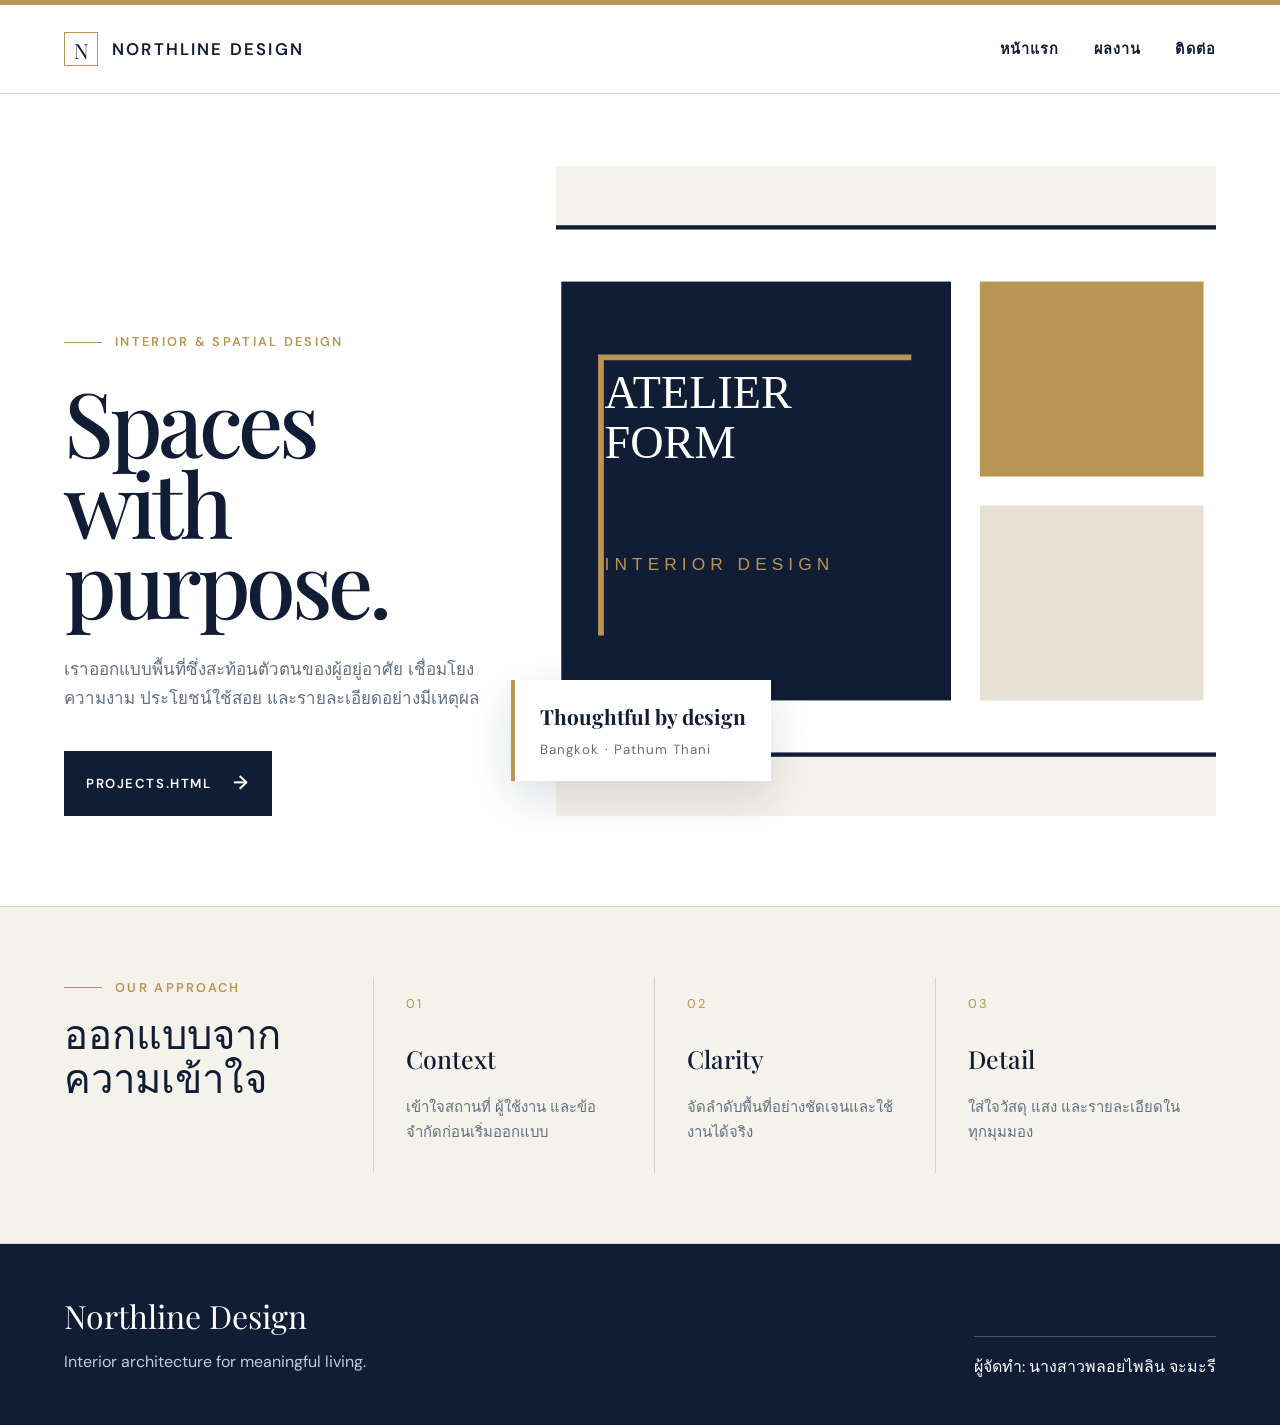
<file: index.html>
<!doctype html>
<html lang="th"><head><meta charset="utf-8"><meta name="viewport" content="width=device-width,initial-scale=1"><title>หน้าแรก | Atelier Form</title><link rel="stylesheet" href="assets/style.css"></head><body><div class="topline"></div><header class="site-header"><nav class="nav container"><a class="brand" href="home.html"><span class="brand-mark">N</span><span class="brand-name">Northline Design</span></a><div class="nav-links"><a href="index.html">หน้าแรก</a><a href="projects.html">ผลงาน</a><a href="contact.html">ติดต่อ</a></div></nav></header><main><section class="hero"><div class="container hero-grid"><div><div class="overline">Interior &amp; Spatial Design</div><h1>Spaces<br>with<br>purpose.</h1><p class="hero-copy">เราออกแบบพื้นที่ซึ่งสะท้อนตัวตนของผู้อยู่อาศัย เชื่อมโยงความงาม ประโยชน์ใช้สอย และรายละเอียดอย่างมีเหตุผล</p><a class="button" href="studio.html"> projects.html<span>→</span></a></div><div class="hero-visual"><img src="images/hero-new.svg" alt="ห้องนั่งเล่นสมัยใหม่"><div class="image-note"><strong>Thoughtful by design</strong><small>Bangkok · Pathum Thani</small></div></div></div></section><section class="principles"><div class="container principle-grid"><div class="principle-intro"><div class="overline">Our approach</div><h2>ออกแบบจากความเข้าใจ</h2></div><article class="principle"><span class="number">01</span><h3>Context</h3><p>เข้าใจสถานที่ ผู้ใช้งาน และข้อจำกัดก่อนเริ่มออกแบบ</p></article><article class="principle"><span class="number">02</span><h3>Clarity</h3><p>จัดลำดับพื้นที่อย่างชัดเจนและใช้งานได้จริง</p></article><article class="principle"><span class="number">03</span><h3>Detail</h3><p>ใส่ใจวัสดุ แสง และรายละเอียดในทุกมุมมอง</p></article></div></section></main><footer class="site-footer"><div class="container footer-grid"><div><div class="footer-brand">Northline Design</div><p>Interior architecture for meaningful living.</p></div><div class="footer-student">ผู้จัดทำ: นางสาวพลอยไพลิน จะมะรี</div></div></footer>
</body></html>
</file>
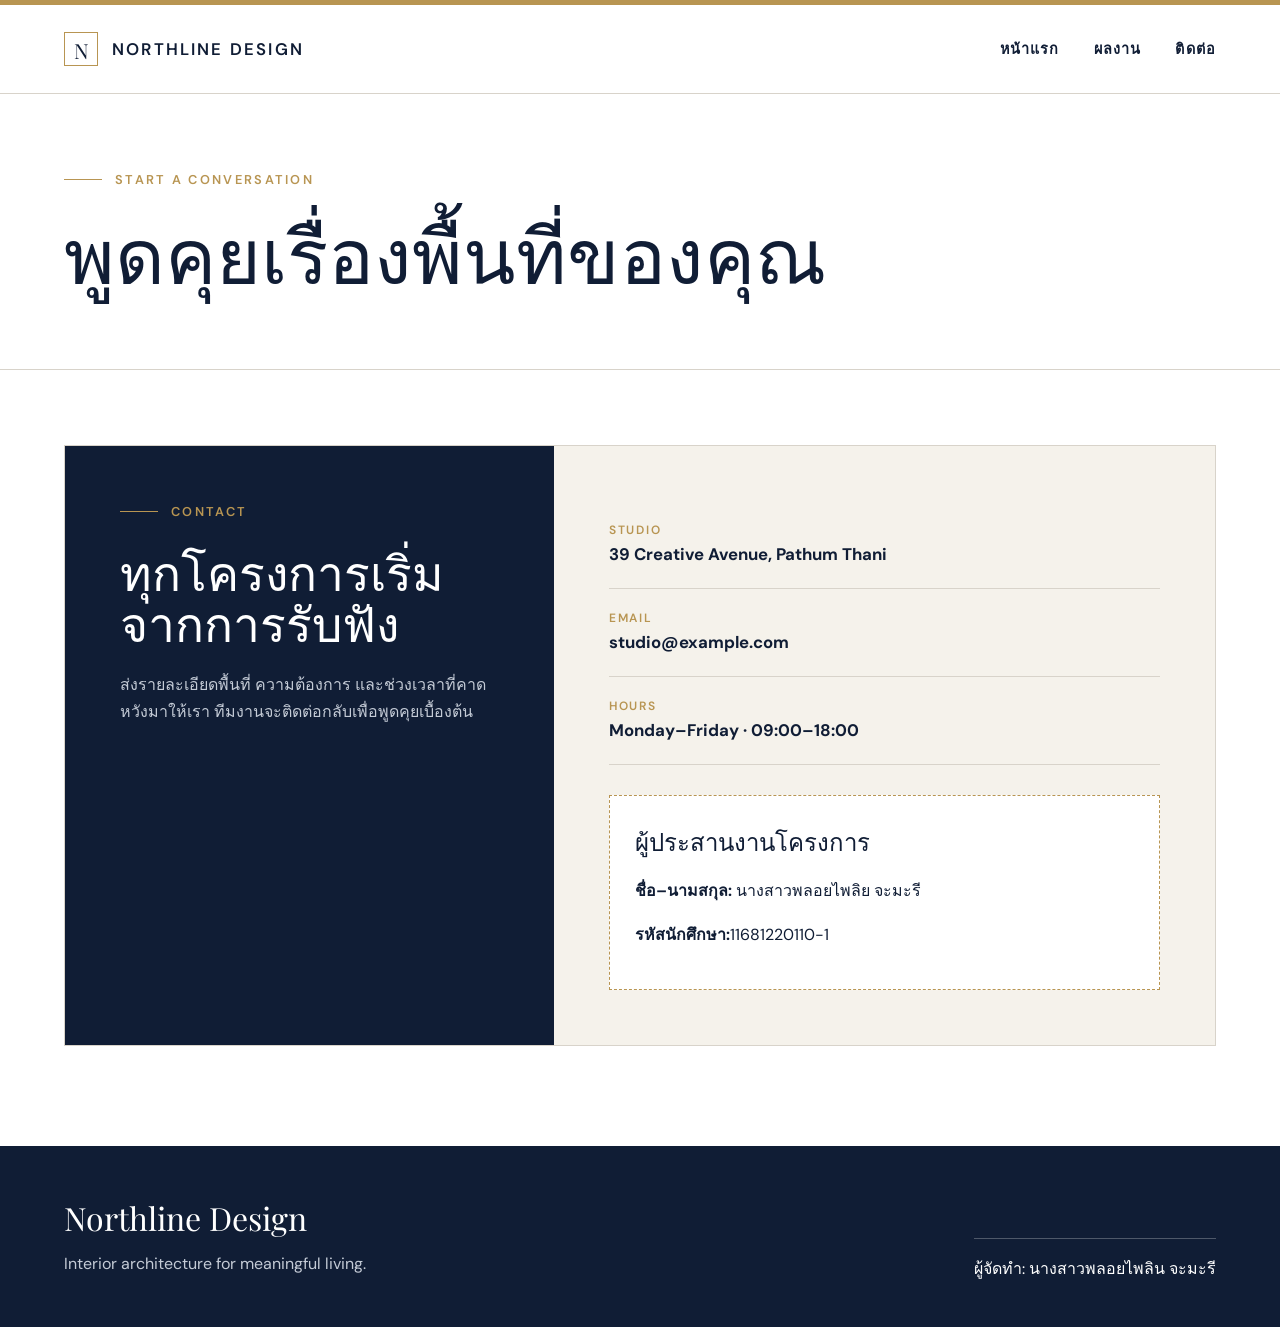
<file: contact.html>
<!doctype html><html lang="th"><head><meta charset="utf-8"><meta name="viewport" content="width=device-width,initial-scale=1"><title>ติดต่อ | Northline Design</title><link rel="stylesheet" href="assets/style.css"></head><body><div class="topline"></div><header class="site-header"><nav class="nav container"><a class="brand" href="home.html"><span class="brand-mark">N</span><span class="brand-name">Northline Design</span></a><div class="nav-links"><a href="index.html">หน้าแรก</a><a href="projects.html">ผลงาน</a><a href="contact.html">ติดต่อ</a></div></nav></header><main><section class="page-head"><div class="container"><div class="overline">Start a conversation</div><h1>พูดคุยเรื่องพื้นที่ของคุณ</h1></div></section><section class="contact-wrap"><div class="container contact-grid"><div class="contact-dark"><div class="overline">Contact</div><h2>ทุกโครงการเริ่มจากการรับฟัง</h2><p>ส่งรายละเอียดพื้นที่ ความต้องการ และช่วงเวลาที่คาดหวังมาให้เรา ทีมงานจะติดต่อกลับเพื่อพูดคุยเบื้องต้น</p></div><div class="contact-light"><div class="detail"><span>Studio</span><strong>39 Creative Avenue, Pathum Thani</strong></div><div class="detail"><span>Email</span><strong>studio@example.com</strong></div><div class="detail"><span>Hours</span><strong>Monday–Friday · 09:00–18:00</strong></div><div class="student-box"><h3>ผู้ประสานงานโครงการ</h3><p><strong>ชื่อ–นามสกุล:</strong> นางสาวพลอยไพลิย จะมะรี</p><p><strong>รหัสนักศึกษา:</strong>11681220110-1</p></div></div></div></section></main><footer class="site-footer"><div class="container footer-grid"><div><div class="footer-brand">Northline Design</div><p>Interior architecture for meaningful living.</p></div><div class="footer-student">ผู้จัดทำ: นางสาวพลอยไพลิน จะมะรี</div></div></footer>
</body></html>
</file>
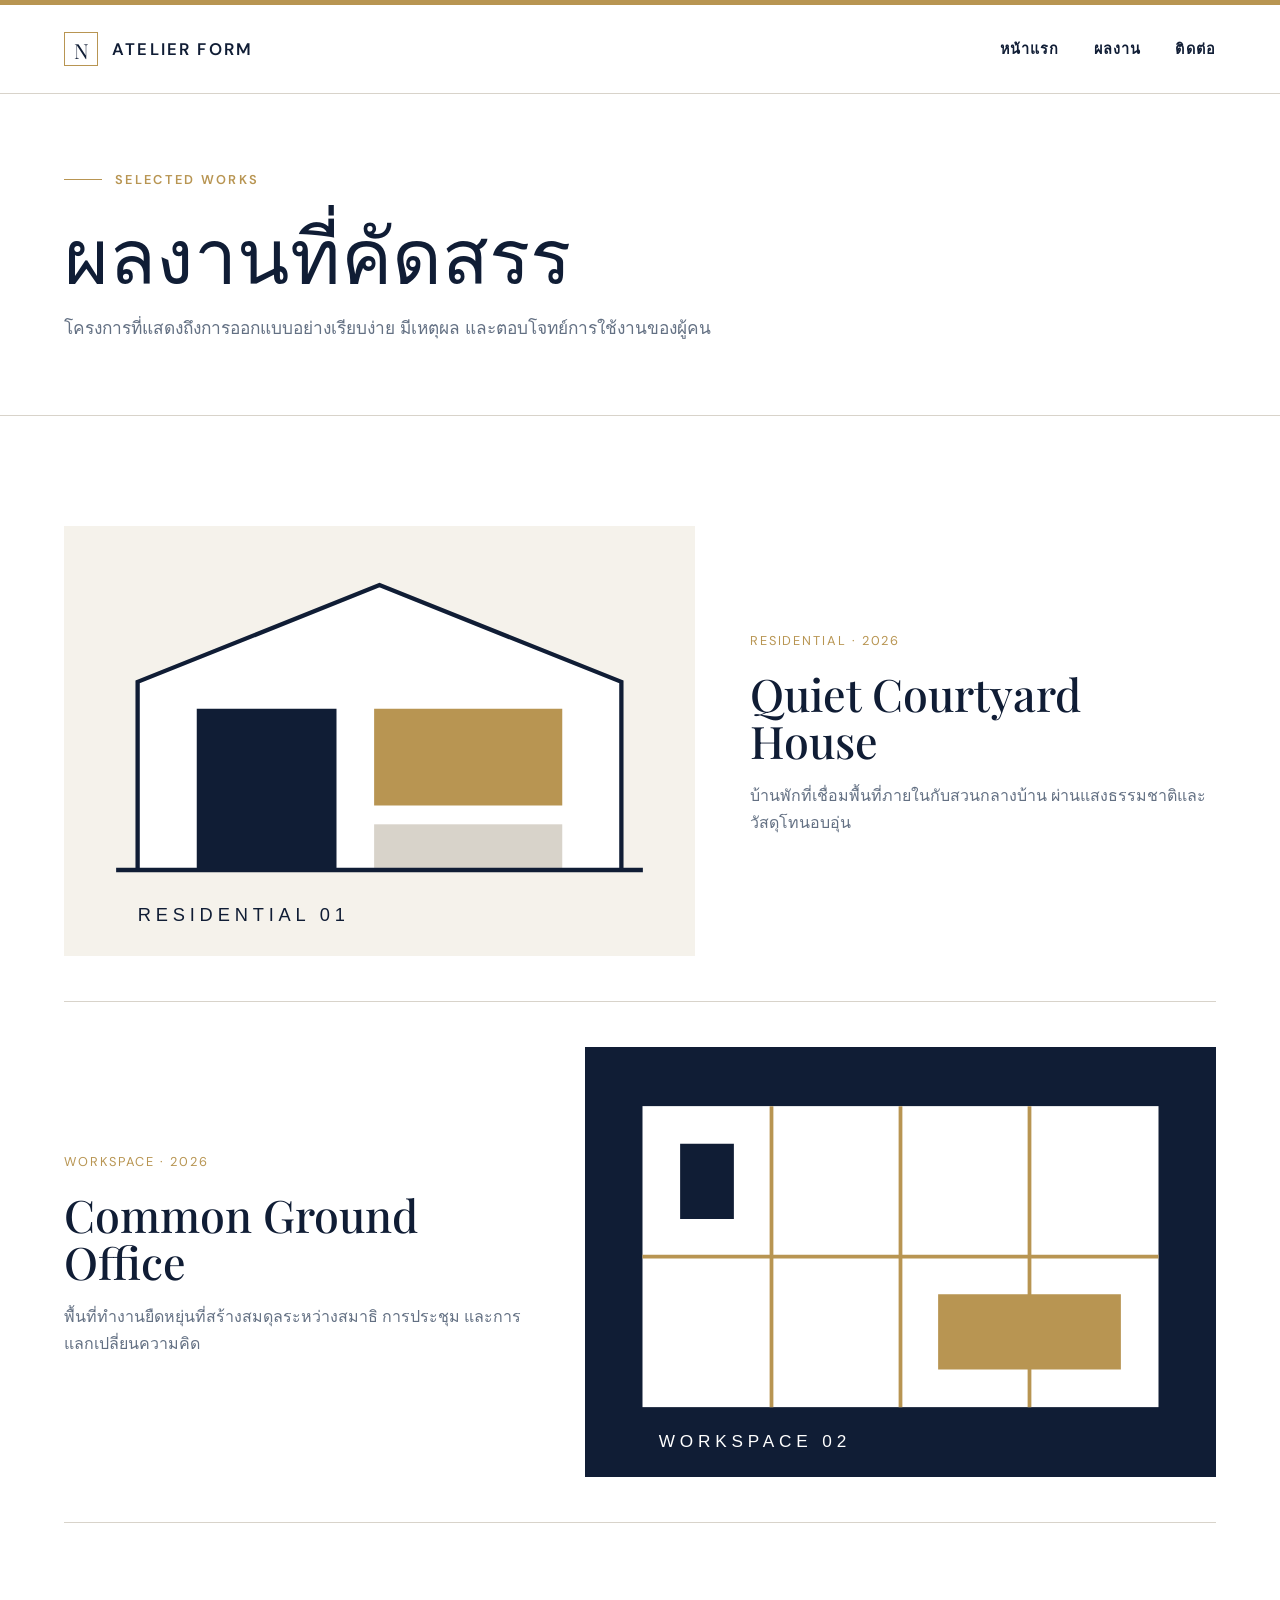
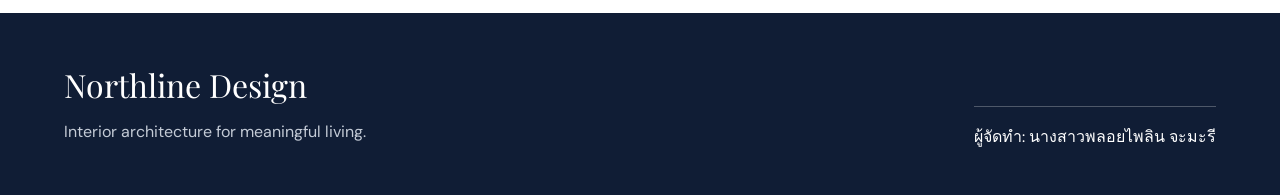
<file: projects.html>
<!doctype html>
<html lang="th"><head><meta charset="utf-8"><meta name="viewport" content="width=device-width,initial-scale=1"><title>ผลงาน | Northline Design</title><link rel="stylesheet" href="assets/style.css"></head><body><div class="topline"></div><header class="site-header"><nav class="nav container"><a class="brand" href="home.html"><span class="brand-mark">N</span><span class="brand-name">Atelier Form</span></a><div class="nav-links"><a href="index.html">หน้าแรก</a><a href="projects.html">ผลงาน</a><a href="contact.html">ติดต่อ</a></div></nav></header><main><section class="page-head"><div class="container"><div class="overline">Selected works</div><h1>ผลงานที่คัดสรร</h1><p>โครงการที่แสดงถึงการออกแบบอย่างเรียบง่าย มีเหตุผล และตอบโจทย์การใช้งานของผู้คน</p></div></section><section class="projects"><div class="container"><article class="project"><img src="images/residential-new.svg" alt="บ้านพักอาศัย"><div><div class="project-meta">Residential · 2026</div><h2>Quiet Courtyard House</h2><p>บ้านพักที่เชื่อมพื้นที่ภายในกับสวนกลางบ้าน ผ่านแสงธรรมชาติและวัสดุโทนอบอุ่น</p></div></article><article class="project"><img src="images/workspace-new.svg" สำนักงานสมัยใหม่"=""><div><div class="project-meta">Workspace · 2026</div><h2>Common Ground Office</h2><p>พื้นที่ทำงานยืดหยุ่นที่สร้างสมดุลระหว่างสมาธิ การประชุม และการแลกเปลี่ยนความคิด</p></div></article></div></section></main><footer class="site-footer"><div class="container footer-grid"><div><div class="footer-brand">Northline Design</div><p>Interior architecture for meaningful living.</p></div><div class="footer-student">ผู้จัดทำ: นางสาวพลอยไพลิน จะมะรี</div></div></footer>
</body></html>
</file>
<file: assets/style.css>
@import url('https://fonts.googleapis.com/css2?family=DM+Sans:wght@400;500;600&family=Playfair+Display:wght@500;600&display=swap');
:root{--navy:#101d35;--navy-soft:#1b2b47;--gold:#b89552;--cream:#f5f2eb;--white:#fff;--line:#d8d3ca;--muted:#637083}*{box-sizing:border-box}html{scroll-behavior:smooth}body{margin:0;background:var(--white);color:var(--navy);font-family:"DM Sans",Arial,"Noto Sans Thai",sans-serif;line-height:1.7}.container{width:min(1180px,90%);margin:auto}.topline{height:5px;background:var(--gold)}.site-header{background:rgba(255,255,255,.96);border-bottom:1px solid var(--line);position:sticky;top:0;z-index:10}.nav{min-height:88px;display:flex;align-items:center;justify-content:space-between;gap:32px}.brand{color:var(--navy);text-decoration:none;display:flex;align-items:center;gap:14px}.brand-mark{width:34px;height:34px;border:1px solid var(--gold);display:grid;place-items:center;font-family:"Playfair Display",serif;font-size:1.3rem}.brand-name{font-size:1.05rem;font-weight:600;letter-spacing:.13em;text-transform:uppercase}.nav-links{display:flex;gap:34px}.nav-links a{color:var(--navy);font-size:.9rem;font-weight:600;letter-spacing:.08em;text-decoration:none;text-transform:uppercase}.nav-links a:hover{color:var(--gold)}.hero{padding:72px 0 90px}.hero-grid{display:grid;grid-template-columns:.78fr 1.22fr;gap:70px;align-items:end}.overline{display:flex;align-items:center;gap:13px;color:var(--gold);font-size:.8rem;font-weight:600;letter-spacing:.18em;text-transform:uppercase}.overline:before{content:"";width:38px;height:1px;background:var(--gold)}h1,h2,h3{font-family:"Playfair Display","Times New Roman",serif;font-weight:500}.hero h1{font-size:clamp(3.8rem,7vw,7.8rem);line-height:.9;letter-spacing:-.05em;margin:28px 0 32px}.hero-copy{font-size:1.06rem;color:var(--muted);max-width:530px}.button{display:inline-flex;align-items:center;gap:22px;margin-top:22px;padding:15px 21px;background:var(--navy);border:1px solid var(--navy);color:white;font-size:.82rem;font-weight:600;letter-spacing:.12em;text-decoration:none;text-transform:uppercase;transition:.25s}.button:hover{background:var(--gold);border-color:var(--gold)}.button span{font-size:1.2rem}.hero-visual{position:relative}.hero-visual img{display:block;width:100%;height:650px;object-fit:cover;background:var(--cream)}.image-note{position:absolute;left:-45px;bottom:35px;padding:19px 25px;background:var(--white);border-left:4px solid var(--gold);box-shadow:0 16px 45px rgba(16,29,53,.14)}.image-note strong{display:block;font-family:"Playfair Display",serif;font-size:1.3rem}.image-note small{color:var(--muted);letter-spacing:.08em}.principles{padding:70px 0;background:var(--cream);border-top:1px solid var(--line);border-bottom:1px solid var(--line)}.principle-grid{display:grid;grid-template-columns:1.1fr repeat(3,1fr);gap:0}.principle-intro{padding-right:45px}.principle-intro h2{font-size:2.5rem;line-height:1.1;margin:12px 0}.principle{padding:12px 32px;border-left:1px solid var(--line)}.number{color:var(--gold);font-size:.8rem;letter-spacing:.15em}.principle h3{font-size:1.55rem;margin:22px 0 10px}.principle p{color:var(--muted);font-size:.93rem}.page-head{padding:75px 0 55px;border-bottom:1px solid var(--line)}.page-head h1{font-size:clamp(3.4rem,6vw,6.5rem);line-height:.95;margin:25px 0}.page-head p{max-width:650px;color:var(--muted);font-size:1.08rem}.projects{padding:65px 0 90px}.project{display:grid;grid-template-columns:1.15fr .85fr;gap:55px;align-items:center;padding:45px 0;border-bottom:1px solid var(--line)}.project:nth-child(even){grid-template-columns:.85fr 1.15fr}.project:nth-child(even) img{order:2}.project img{width:100%;height:430px;object-fit:cover;background:var(--cream)}.project-meta{color:var(--gold);font-size:.8rem;letter-spacing:.15em;text-transform:uppercase}.project h2{font-size:2.8rem;line-height:1.05;margin:18px 0}.project p{color:var(--muted)}.contact-wrap{padding:75px 0 100px}.contact-grid{display:grid;grid-template-columns:.85fr 1.15fr;border:1px solid var(--line)}.contact-dark{padding:55px;background:var(--navy);color:white}.contact-dark h2{font-size:3rem;line-height:1.05;margin:24px 0}.contact-dark p{color:#c4cbd6}.contact-light{padding:55px;background:var(--cream)}.detail{padding:19px 0;border-bottom:1px solid var(--line)}.detail span{display:block;color:var(--gold);font-size:.75rem;font-weight:600;letter-spacing:.15em;text-transform:uppercase}.detail strong{font-size:1.05rem}.student-box{margin-top:30px;padding:25px;border:1px dashed var(--gold);background:white}.student-box h3{margin:0 0 15px;font-size:1.5rem}.site-footer{padding:45px 0;background:var(--navy);color:white}.footer-grid{display:grid;grid-template-columns:1fr auto;gap:30px;align-items:end}.footer-brand{font-family:"Playfair Display",serif;font-size:2rem}.site-footer p{margin:5px 0;color:#c4cbd6}.footer-student{text-align:right;border-top:1px solid #ffffff42;padding-top:16px}@media(max-width:820px){.nav{align-items:flex-start;flex-direction:column;padding:20px 0}.nav-links{width:100%;justify-content:space-between;gap:10px}.hero-grid,.principle-grid,.project,.project:nth-child(even),.contact-grid{grid-template-columns:1fr}.hero-visual img{height:460px}.image-note{left:18px}.principle-intro{padding:0 0 30px}.principle{padding:25px 0;border-left:0;border-top:1px solid var(--line)}.project:nth-child(even) img{order:0}.footer-grid{grid-template-columns:1fr}.footer-student{text-align:left}}
</file>
